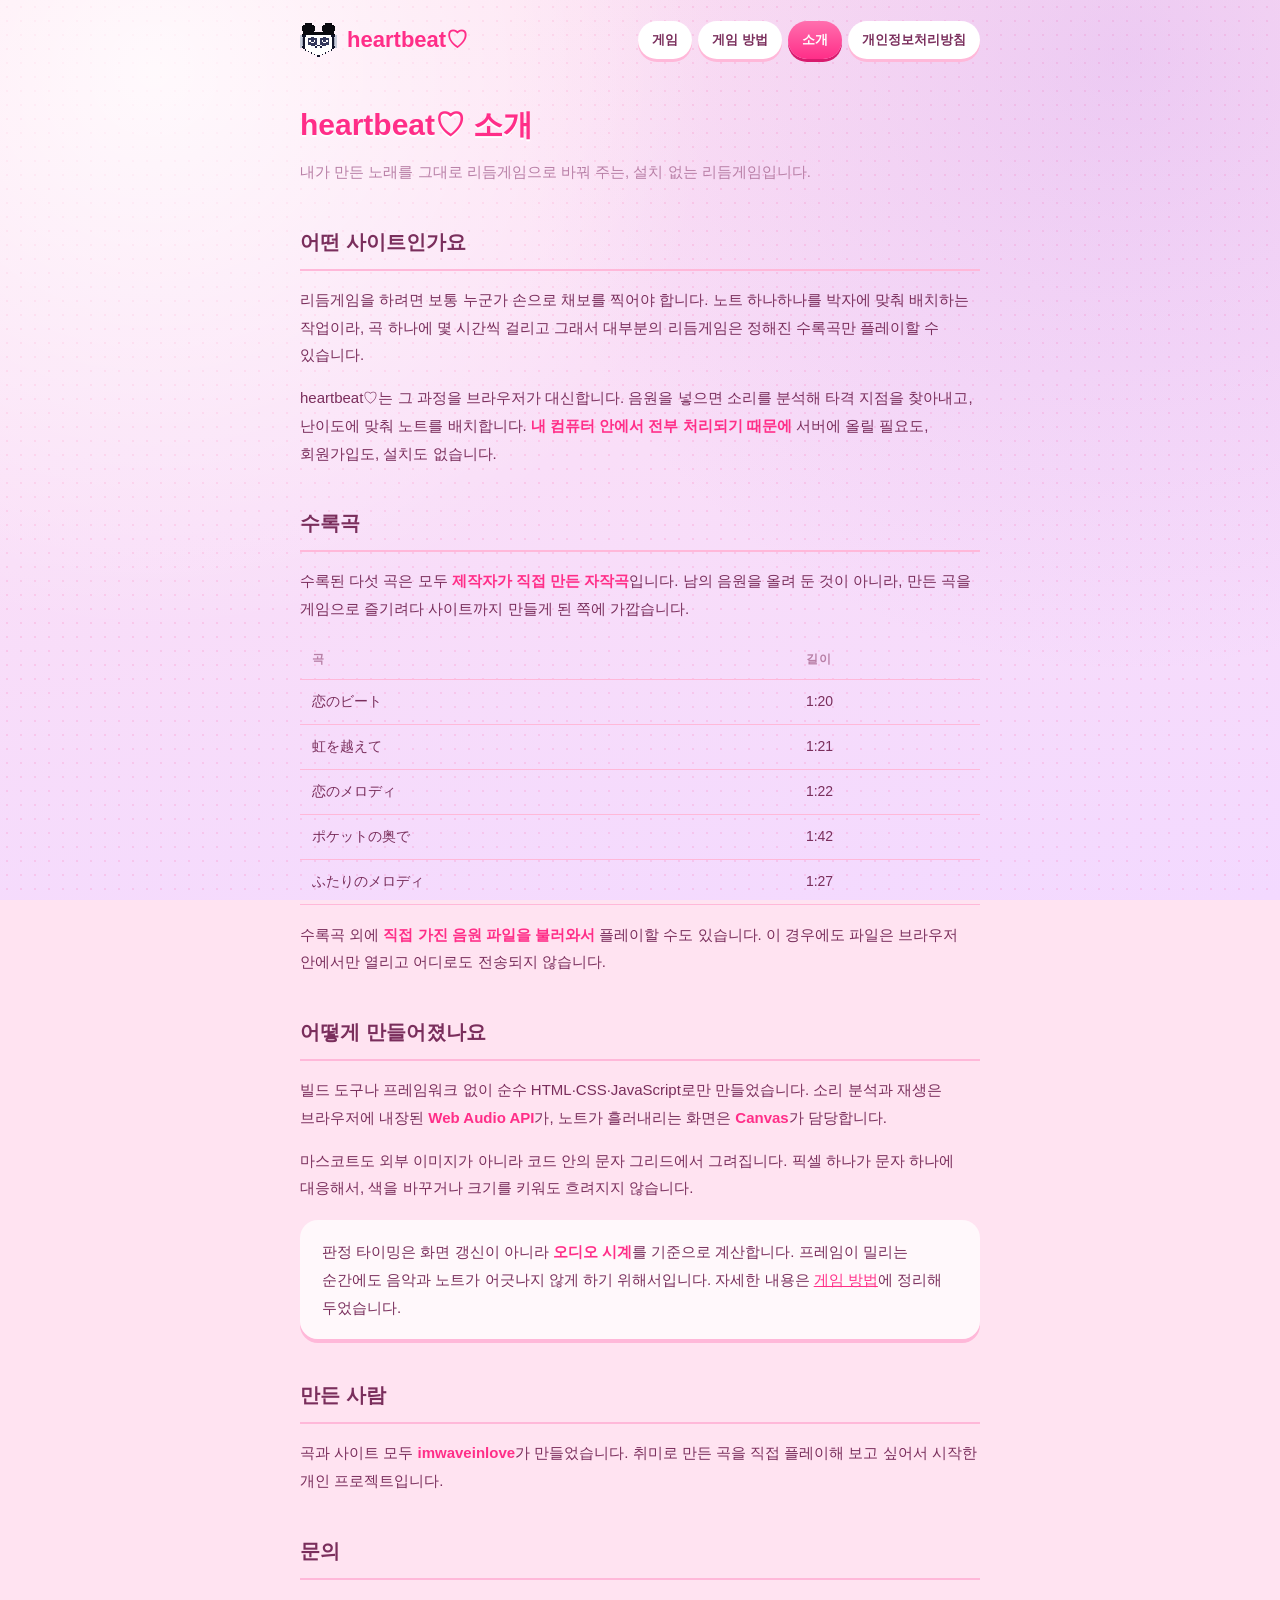
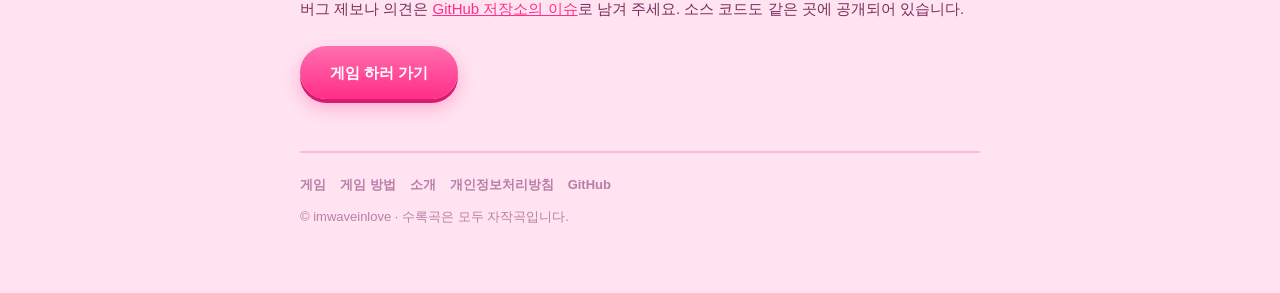
<file: about.html>
<!DOCTYPE html>
<html lang="ko">
<head>
<meta charset="UTF-8">
<meta name="viewport" content="width=device-width, initial-scale=1.0">
<title>소개 · heartbeat♡</title>
<meta name="description" content="heartbeat♡는 브라우저에서 음원을 분석해 리듬게임 채보를 자동으로 만들어 주는 리듬게임입니다. 수록곡은 모두 제작자의 자작곡입니다.">
<meta name="google-adsense-account" content="ca-pub-1647306421696648">
<link rel="icon" href="icon-32.png">
<link rel="stylesheet" href="css/page.css">
<script async src="https://pagead2.googlesyndication.com/pagead/js/adsbygoogle.js?client=ca-pub-1647306421696648"
crossorigin="anonymous"></script>
</head>
<body>
<div class="wrap">

  <header class="site-header">
    <a class="brand" href="index.html">
      <img src="panda-heart.png" alt=""> heartbeat♡
    </a>
    <nav class="nav">
      <a href="index.html">게임</a>
      <a href="guide.html">게임 방법</a>
      <a href="about.html" aria-current="page">소개</a>
      <a href="privacy.html">개인정보처리방침</a>
    </nav>
  </header>

  <main>
    <h1>heartbeat♡ 소개</h1>
    <p class="lede">내가 만든 노래를 그대로 리듬게임으로 바꿔 주는, 설치 없는 리듬게임입니다.</p>

    <h2>어떤 사이트인가요</h2>
    <p>
      리듬게임을 하려면 보통 누군가 손으로 채보를 찍어야 합니다. 노트 하나하나를 박자에 맞춰
      배치하는 작업이라, 곡 하나에 몇 시간씩 걸리고 그래서 대부분의 리듬게임은 정해진 수록곡만
      플레이할 수 있습니다.
    </p>
    <p>
      heartbeat♡는 그 과정을 브라우저가 대신합니다. 음원을 넣으면 소리를 분석해 타격 지점을
      찾아내고, 난이도에 맞춰 노트를 배치합니다. <strong>내 컴퓨터 안에서 전부 처리되기 때문에</strong>
      서버에 올릴 필요도, 회원가입도, 설치도 없습니다.
    </p>

    <h2>수록곡</h2>
    <p>
      수록된 다섯 곡은 모두 <strong>제작자가 직접 만든 자작곡</strong>입니다. 남의 음원을 올려 둔 것이
      아니라, 만든 곡을 게임으로 즐기려다 사이트까지 만들게 된 쪽에 가깝습니다.
    </p>
    <table>
      <thead><tr><th>곡</th><th>길이</th></tr></thead>
      <tbody>
        <tr><td>恋のビート</td><td>1:20</td></tr>
        <tr><td>虹を越えて</td><td>1:21</td></tr>
        <tr><td>恋のメロディ</td><td>1:22</td></tr>
        <tr><td>ポケットの奥で</td><td>1:42</td></tr>
        <tr><td>ふたりのメロディ</td><td>1:27</td></tr>
      </tbody>
    </table>
    <p>
      수록곡 외에 <strong>직접 가진 음원 파일을 불러와서</strong> 플레이할 수도 있습니다. 이 경우에도
      파일은 브라우저 안에서만 열리고 어디로도 전송되지 않습니다.
    </p>

    <h2>어떻게 만들어졌나요</h2>
    <p>
      빌드 도구나 프레임워크 없이 순수 HTML·CSS·JavaScript로만 만들었습니다. 소리 분석과 재생은
      브라우저에 내장된 <strong>Web Audio API</strong>가, 노트가 흘러내리는 화면은
      <strong>Canvas</strong>가 담당합니다.
    </p>
    <p>
      마스코트도 외부 이미지가 아니라 코드 안의 문자 그리드에서 그려집니다. 픽셀 하나가 문자 하나에
      대응해서, 색을 바꾸거나 크기를 키워도 흐려지지 않습니다.
    </p>
    <div class="card">
      <p>
        판정 타이밍은 화면 갱신이 아니라 <strong>오디오 시계</strong>를 기준으로 계산합니다. 프레임이
        밀리는 순간에도 음악과 노트가 어긋나지 않게 하기 위해서입니다. 자세한 내용은
        <a href="guide.html">게임 방법</a>에 정리해 두었습니다.
      </p>
    </div>

    <h2>만든 사람</h2>
    <p>
      곡과 사이트 모두 <strong>imwaveinlove</strong>가 만들었습니다. 취미로 만든 곡을 직접 플레이해
      보고 싶어서 시작한 개인 프로젝트입니다.
    </p>

    <h2>문의</h2>
    <p>
      버그 제보나 의견은 <a href="https://github.com/imwaveinlove/heartbeat-music/issues"
      target="_blank" rel="noopener">GitHub 저장소의 이슈</a>로 남겨 주세요. 소스 코드도 같은 곳에
      공개되어 있습니다.
    </p>

    <p><a class="cta" href="index.html">게임 하러 가기</a></p>
  </main>

  <footer class="site-footer">
    <div class="links">
      <a href="index.html">게임</a>
      <a href="guide.html">게임 방법</a>
      <a href="about.html">소개</a>
      <a href="privacy.html">개인정보처리방침</a>
      <a href="https://github.com/imwaveinlove/heartbeat-music" target="_blank" rel="noopener">GitHub</a>
    </div>
    <div>© imwaveinlove · 수록곡은 모두 자작곡입니다.</div>
  </footer>

</div>
</body>
</html>
</file>
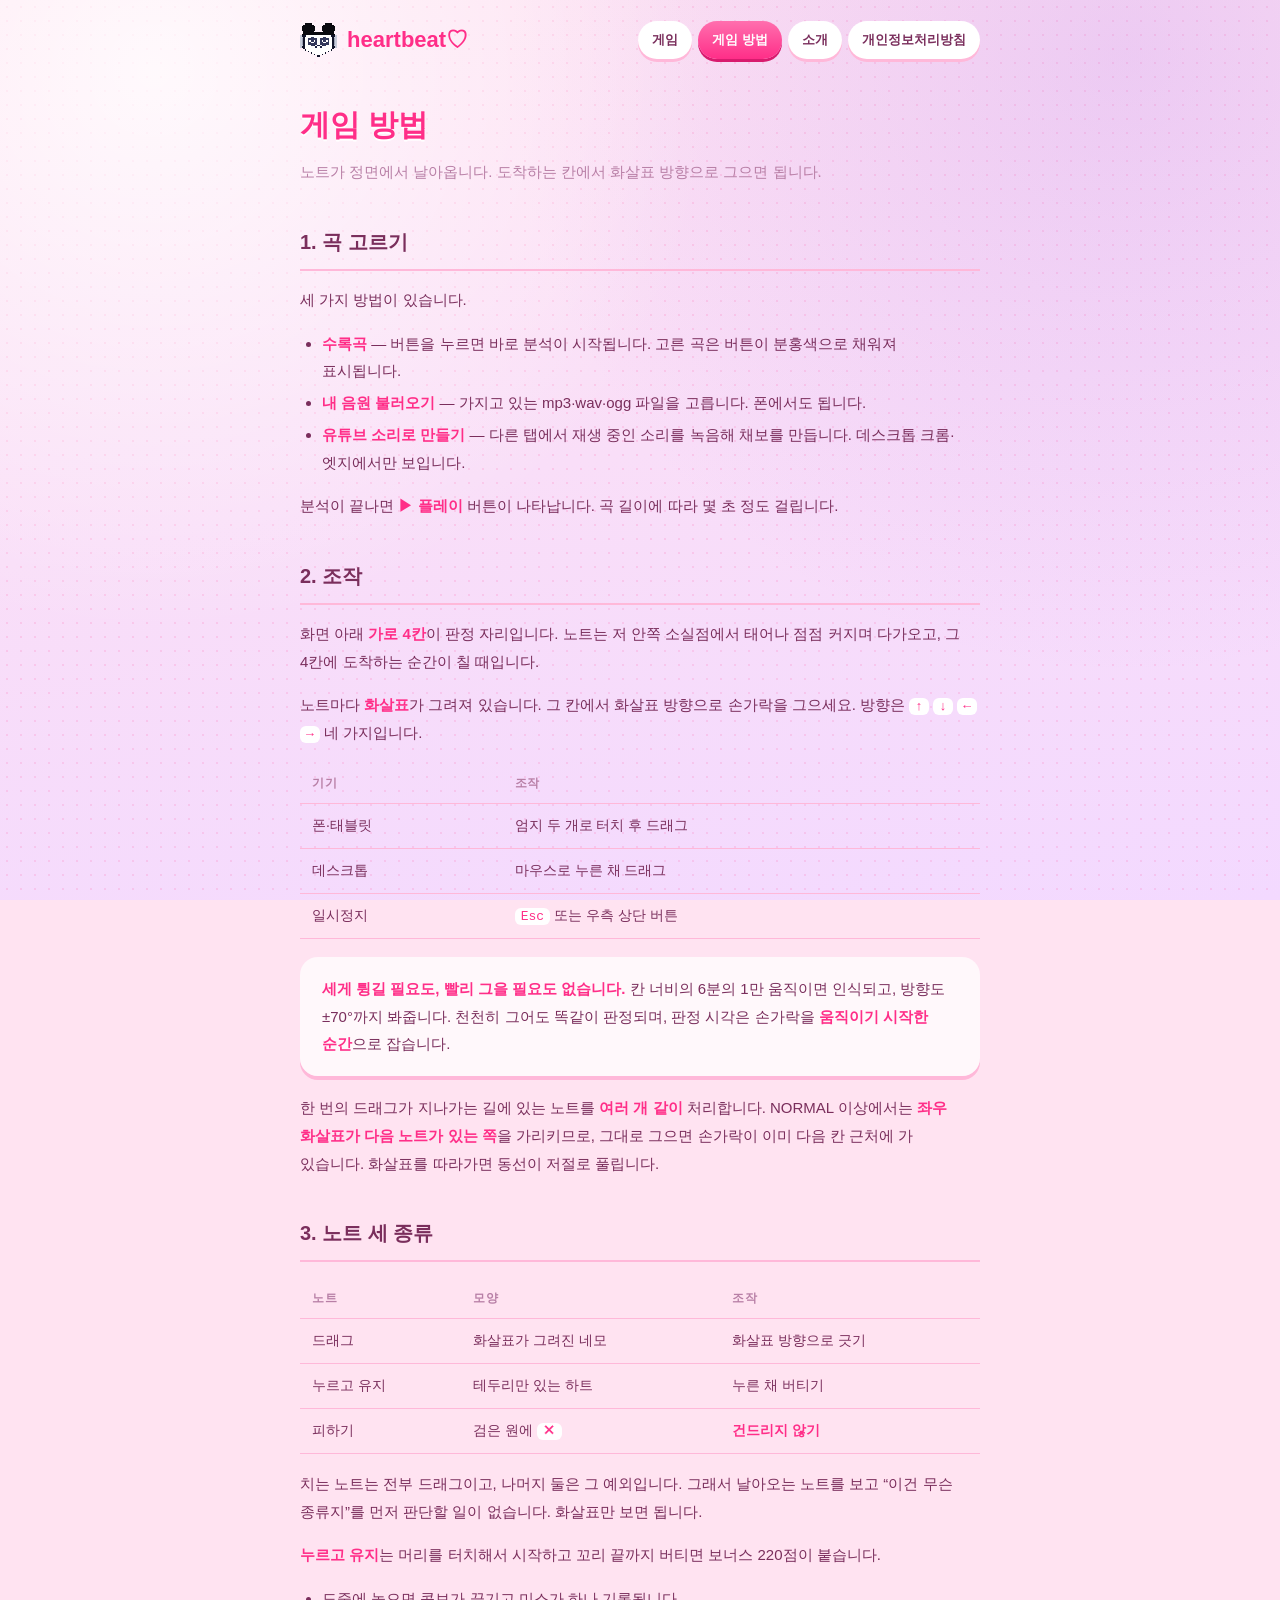
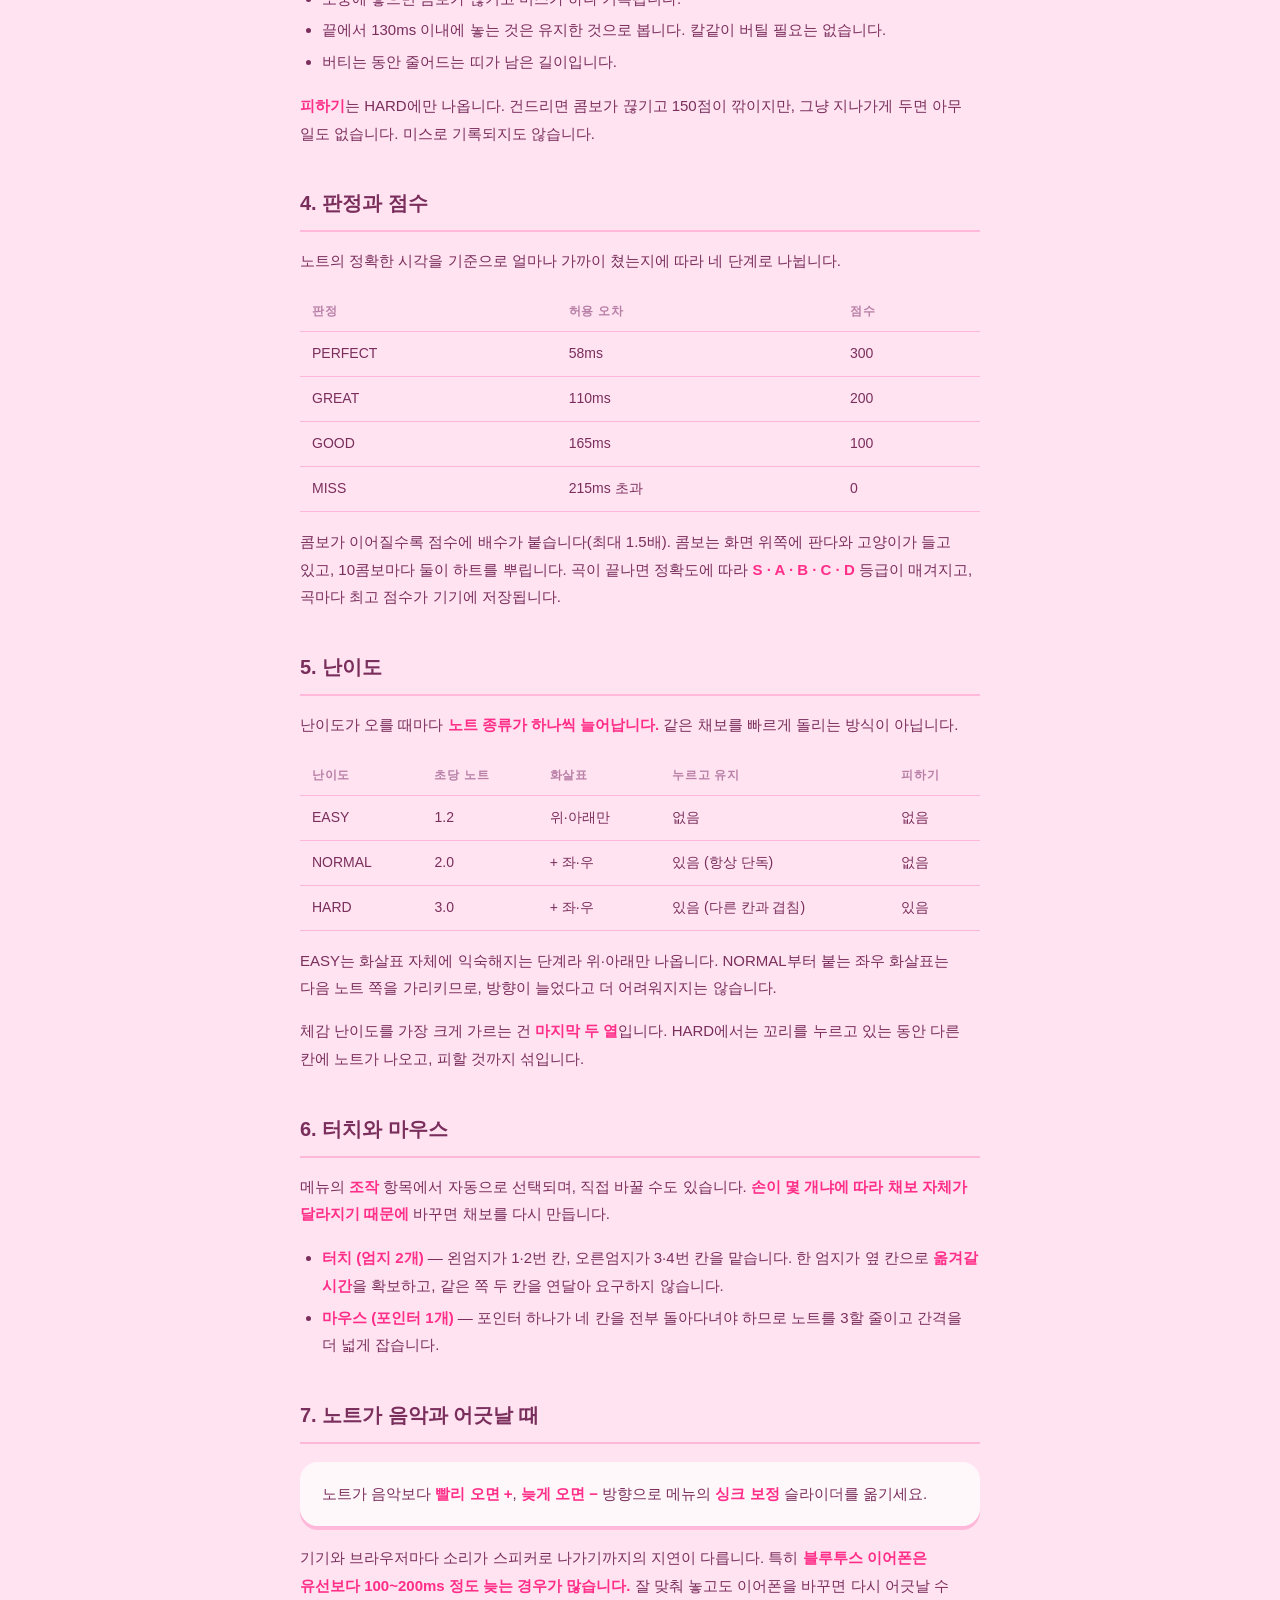
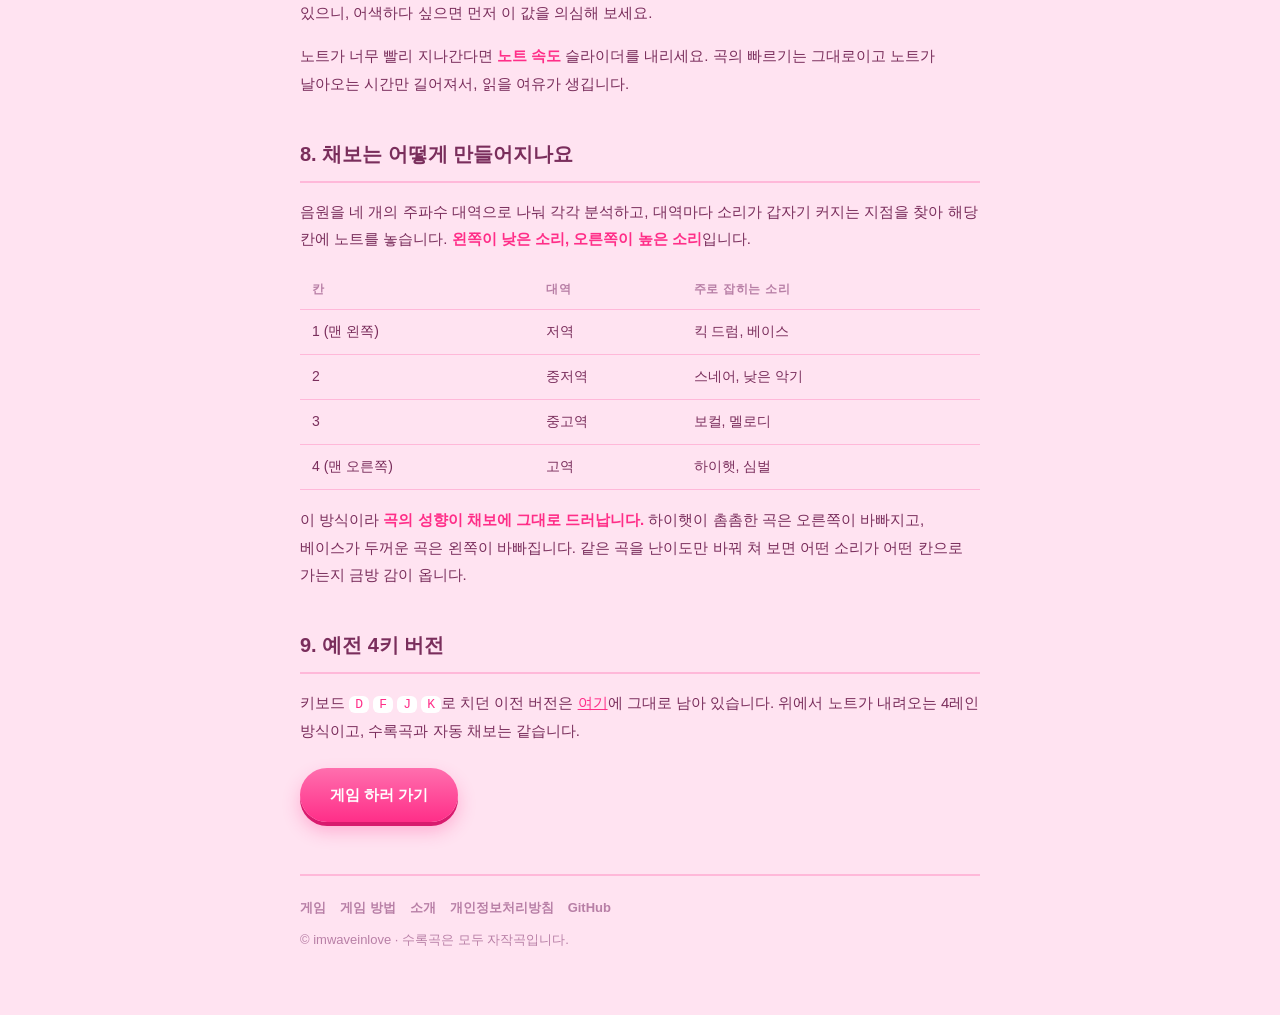
<file: guide.html>
<!DOCTYPE html>
<html lang="ko">
<head>
<meta charset="UTF-8">
<meta name="viewport" content="width=device-width, initial-scale=1.0">
<title>게임 방법 · heartbeat♡</title>
<meta name="description" content="heartbeat♡ 플레이 방법 — 화살표 방향으로 긋는 조작, 노트 세 종류, 판정 기준, 난이도, 터치·마우스 모드, 노트가 음악과 어긋날 때의 싱크 보정 방법을 정리했습니다.">
<meta name="google-adsense-account" content="ca-pub-1647306421696648">
<link rel="icon" href="icon-32.png">
<link rel="stylesheet" href="css/page.css">
<script async src="https://pagead2.googlesyndication.com/pagead/js/adsbygoogle.js?client=ca-pub-1647306421696648"
crossorigin="anonymous"></script>
</head>
<body>
<div class="wrap">

  <header class="site-header">
    <a class="brand" href="index.html">
      <img src="panda-heart.png" alt=""> heartbeat♡
    </a>
    <nav class="nav">
      <a href="index.html">게임</a>
      <a href="guide.html" aria-current="page">게임 방법</a>
      <a href="about.html">소개</a>
      <a href="privacy.html">개인정보처리방침</a>
    </nav>
  </header>

  <main>
    <h1>게임 방법</h1>
    <p class="lede">노트가 정면에서 날아옵니다. 도착하는 칸에서 화살표 방향으로 그으면 됩니다.</p>

    <h2>1. 곡 고르기</h2>
    <p>세 가지 방법이 있습니다.</p>
    <ul>
      <li><strong>수록곡</strong> — 버튼을 누르면 바로 분석이 시작됩니다. 고른 곡은 버튼이 분홍색으로 채워져 표시됩니다.</li>
      <li><strong>내 음원 불러오기</strong> — 가지고 있는 mp3·wav·ogg 파일을 고릅니다. 폰에서도 됩니다.</li>
      <li><strong>유튜브 소리로 만들기</strong> — 다른 탭에서 재생 중인 소리를 녹음해 채보를 만듭니다. 데스크톱 크롬·엣지에서만 보입니다.</li>
    </ul>
    <p>
      분석이 끝나면 <strong>▶ 플레이</strong> 버튼이 나타납니다. 곡 길이에 따라 몇 초 정도 걸립니다.
    </p>

    <h2>2. 조작</h2>
    <p>
      화면 아래 <strong>가로 4칸</strong>이 판정 자리입니다. 노트는 저 안쪽 소실점에서 태어나
      점점 커지며 다가오고, 그 4칸에 도착하는 순간이 칠 때입니다.
    </p>
    <p>
      노트마다 <strong>화살표</strong>가 그려져 있습니다. 그 칸에서 화살표 방향으로 손가락을
      그으세요. 방향은 <code>↑</code> <code>↓</code> <code>←</code> <code>→</code> 네 가지입니다.
    </p>
    <table>
      <thead><tr><th>기기</th><th>조작</th></tr></thead>
      <tbody>
        <tr><td>폰·태블릿</td><td>엄지 두 개로 터치 후 드래그</td></tr>
        <tr><td>데스크톱</td><td>마우스로 누른 채 드래그</td></tr>
        <tr><td>일시정지</td><td><code>Esc</code> 또는 우측 상단 버튼</td></tr>
      </tbody>
    </table>
    <div class="card">
      <p>
        <strong>세게 튕길 필요도, 빨리 그을 필요도 없습니다.</strong> 칸 너비의 6분의 1만 움직이면
        인식되고, 방향도 ±70°까지 봐줍니다. 천천히 그어도 똑같이 판정되며, 판정 시각은 손가락을
        <strong>움직이기 시작한 순간</strong>으로 잡습니다.
      </p>
    </div>
    <p>
      한 번의 드래그가 지나가는 길에 있는 노트를 <strong>여러 개 같이</strong> 처리합니다.
      NORMAL 이상에서는 <strong>좌우 화살표가 다음 노트가 있는 쪽</strong>을 가리키므로, 그대로
      그으면 손가락이 이미 다음 칸 근처에 가 있습니다. 화살표를 따라가면 동선이 저절로 풀립니다.
    </p>

    <h2>3. 노트 세 종류</h2>
    <table>
      <thead><tr><th>노트</th><th>모양</th><th>조작</th></tr></thead>
      <tbody>
        <tr><td>드래그</td><td>화살표가 그려진 네모</td><td>화살표 방향으로 긋기</td></tr>
        <tr><td>누르고 유지</td><td>테두리만 있는 하트</td><td>누른 채 버티기</td></tr>
        <tr><td>피하기</td><td>검은 원에 <code>✕</code></td><td><strong>건드리지 않기</strong></td></tr>
      </tbody>
    </table>
    <p>
      치는 노트는 전부 드래그이고, 나머지 둘은 그 예외입니다. 그래서 날아오는 노트를 보고
      &ldquo;이건 무슨 종류지&rdquo;를 먼저 판단할 일이 없습니다. 화살표만 보면 됩니다.
    </p>
    <p><strong>누르고 유지</strong>는 머리를 터치해서 시작하고 꼬리 끝까지 버티면 보너스 220점이 붙습니다.</p>
    <ul>
      <li>도중에 놓으면 콤보가 끊기고 미스가 하나 기록됩니다.</li>
      <li>끝에서 130ms 이내에 놓는 것은 유지한 것으로 봅니다. 칼같이 버틸 필요는 없습니다.</li>
      <li>버티는 동안 줄어드는 띠가 남은 길이입니다.</li>
    </ul>
    <p>
      <strong>피하기</strong>는 HARD에만 나옵니다. 건드리면 콤보가 끊기고 150점이 깎이지만,
      그냥 지나가게 두면 아무 일도 없습니다. 미스로 기록되지도 않습니다.
    </p>

    <h2>4. 판정과 점수</h2>
    <p>노트의 정확한 시각을 기준으로 얼마나 가까이 쳤는지에 따라 네 단계로 나뉩니다.</p>
    <table>
      <thead><tr><th>판정</th><th>허용 오차</th><th>점수</th></tr></thead>
      <tbody>
        <tr><td>PERFECT</td><td>58ms</td><td>300</td></tr>
        <tr><td>GREAT</td><td>110ms</td><td>200</td></tr>
        <tr><td>GOOD</td><td>165ms</td><td>100</td></tr>
        <tr><td>MISS</td><td>215ms 초과</td><td>0</td></tr>
      </tbody>
    </table>
    <p>
      콤보가 이어질수록 점수에 배수가 붙습니다(최대 1.5배). 콤보는 화면 위쪽에 판다와 고양이가
      들고 있고, 10콤보마다 둘이 하트를 뿌립니다. 곡이 끝나면 정확도에 따라
      <strong>S · A · B · C · D</strong> 등급이 매겨지고, 곡마다 최고 점수가 기기에 저장됩니다.
    </p>

    <h2>5. 난이도</h2>
    <p>난이도가 오를 때마다 <strong>노트 종류가 하나씩 늘어납니다.</strong> 같은 채보를 빠르게 돌리는 방식이 아닙니다.</p>
    <table>
      <thead><tr><th>난이도</th><th>초당 노트</th><th>화살표</th><th>누르고 유지</th><th>피하기</th></tr></thead>
      <tbody>
        <tr><td>EASY</td><td>1.2</td><td>위·아래만</td><td>없음</td><td>없음</td></tr>
        <tr><td>NORMAL</td><td>2.0</td><td>+ 좌·우</td><td>있음 (항상 단독)</td><td>없음</td></tr>
        <tr><td>HARD</td><td>3.0</td><td>+ 좌·우</td><td>있음 (다른 칸과 겹침)</td><td>있음</td></tr>
      </tbody>
    </table>
    <p>
      EASY는 화살표 자체에 익숙해지는 단계라 위·아래만 나옵니다. NORMAL부터 붙는 좌우 화살표는
      다음 노트 쪽을 가리키므로, 방향이 늘었다고 더 어려워지지는 않습니다.
    </p>
    <p>
      체감 난이도를 가장 크게 가르는 건 <strong>마지막 두 열</strong>입니다. HARD에서는 꼬리를
      누르고 있는 동안 다른 칸에 노트가 나오고, 피할 것까지 섞입니다.
    </p>

    <h2>6. 터치와 마우스</h2>
    <p>
      메뉴의 <strong>조작</strong> 항목에서 자동으로 선택되며, 직접 바꿀 수도 있습니다.
      <strong>손이 몇 개냐에 따라 채보 자체가 달라지기 때문에</strong> 바꾸면 채보를 다시 만듭니다.
    </p>
    <ul>
      <li><strong>터치 (엄지 2개)</strong> — 왼엄지가 1·2번 칸, 오른엄지가 3·4번 칸을 맡습니다. 한 엄지가 옆 칸으로 <strong>옮겨갈 시간</strong>을 확보하고, 같은 쪽 두 칸을 연달아 요구하지 않습니다.</li>
      <li><strong>마우스 (포인터 1개)</strong> — 포인터 하나가 네 칸을 전부 돌아다녀야 하므로 노트를 3할 줄이고 간격을 더 넓게 잡습니다.</li>
    </ul>

    <h2>7. 노트가 음악과 어긋날 때</h2>
    <div class="card">
      <p>
        노트가 음악보다 <strong>빨리 오면 +</strong>, <strong>늦게 오면 −</strong> 방향으로 메뉴의
        <strong>싱크 보정</strong> 슬라이더를 옮기세요.
      </p>
    </div>
    <p>
      기기와 브라우저마다 소리가 스피커로 나가기까지의 지연이 다릅니다. 특히 <strong>블루투스
      이어폰은 유선보다 100~200ms 정도 늦는 경우가 많습니다.</strong> 잘 맞춰 놓고도 이어폰을 바꾸면
      다시 어긋날 수 있으니, 어색하다 싶으면 먼저 이 값을 의심해 보세요.
    </p>
    <p>
      노트가 너무 빨리 지나간다면 <strong>노트 속도</strong> 슬라이더를 내리세요. 곡의 빠르기는
      그대로이고 노트가 날아오는 시간만 길어져서, 읽을 여유가 생깁니다.
    </p>

    <h2>8. 채보는 어떻게 만들어지나요</h2>
    <p>
      음원을 네 개의 주파수 대역으로 나눠 각각 분석하고, 대역마다 소리가 갑자기 커지는 지점을 찾아
      해당 칸에 노트를 놓습니다. <strong>왼쪽이 낮은 소리, 오른쪽이 높은 소리</strong>입니다.
    </p>
    <table>
      <thead><tr><th>칸</th><th>대역</th><th>주로 잡히는 소리</th></tr></thead>
      <tbody>
        <tr><td>1 (맨 왼쪽)</td><td>저역</td><td>킥 드럼, 베이스</td></tr>
        <tr><td>2</td><td>중저역</td><td>스네어, 낮은 악기</td></tr>
        <tr><td>3</td><td>중고역</td><td>보컬, 멜로디</td></tr>
        <tr><td>4 (맨 오른쪽)</td><td>고역</td><td>하이햇, 심벌</td></tr>
      </tbody>
    </table>
    <p>
      이 방식이라 <strong>곡의 성향이 채보에 그대로 드러납니다.</strong> 하이햇이 촘촘한 곡은 오른쪽이
      바빠지고, 베이스가 두꺼운 곡은 왼쪽이 바빠집니다. 같은 곡을 난이도만 바꿔 쳐 보면 어떤 소리가
      어떤 칸으로 가는지 금방 감이 옵니다.
    </p>

    <h2>9. 예전 4키 버전</h2>
    <p>
      키보드 <code>D</code> <code>F</code> <code>J</code> <code>K</code>로 치던 이전 버전은
      <a href="v1/">여기</a>에 그대로 남아 있습니다. 위에서 노트가 내려오는 4레인 방식이고,
      수록곡과 자동 채보는 같습니다.
    </p>

    <p><a class="cta" href="index.html">게임 하러 가기</a></p>
  </main>

  <footer class="site-footer">
    <div class="links">
      <a href="index.html">게임</a>
      <a href="guide.html">게임 방법</a>
      <a href="about.html">소개</a>
      <a href="privacy.html">개인정보처리방침</a>
      <a href="https://github.com/imwaveinlove/heartbeat-music" target="_blank" rel="noopener">GitHub</a>
    </div>
    <div>© imwaveinlove · 수록곡은 모두 자작곡입니다.</div>
  </footer>

</div>
</body>
</html>
</file>
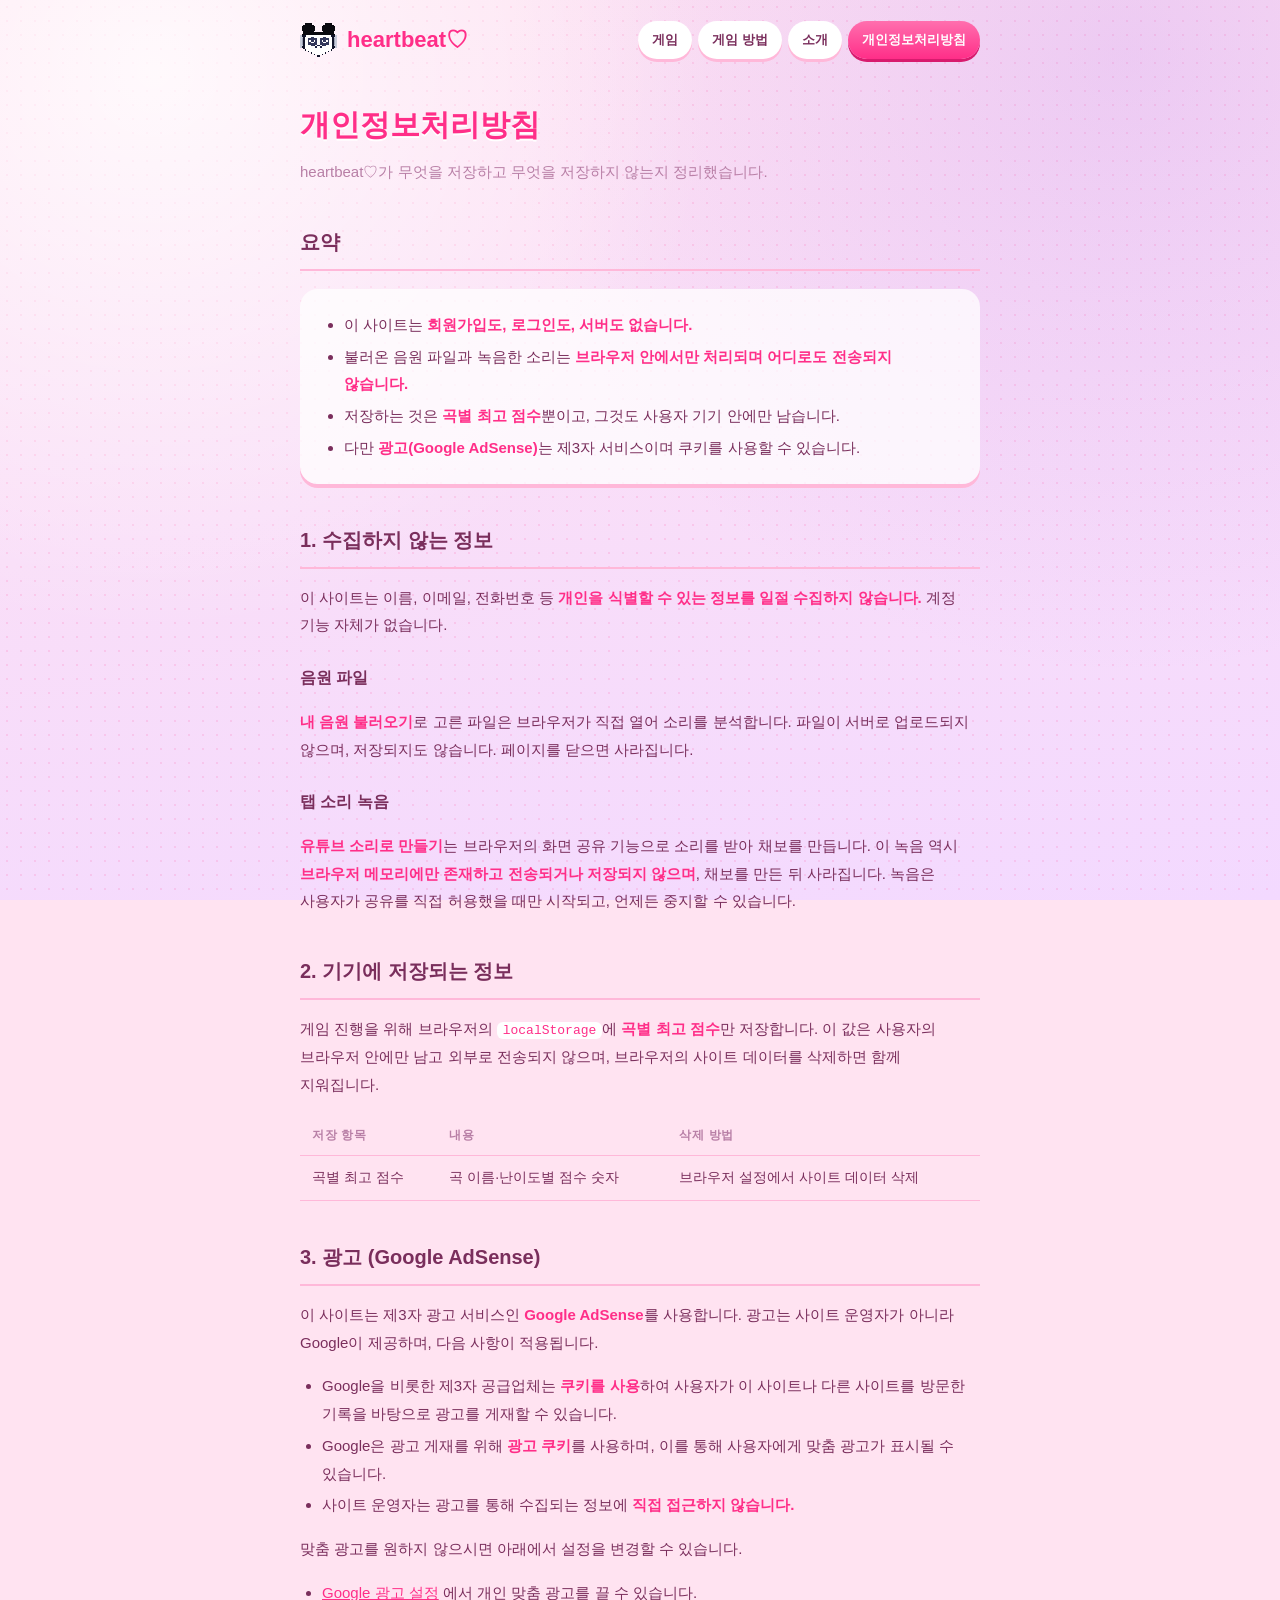
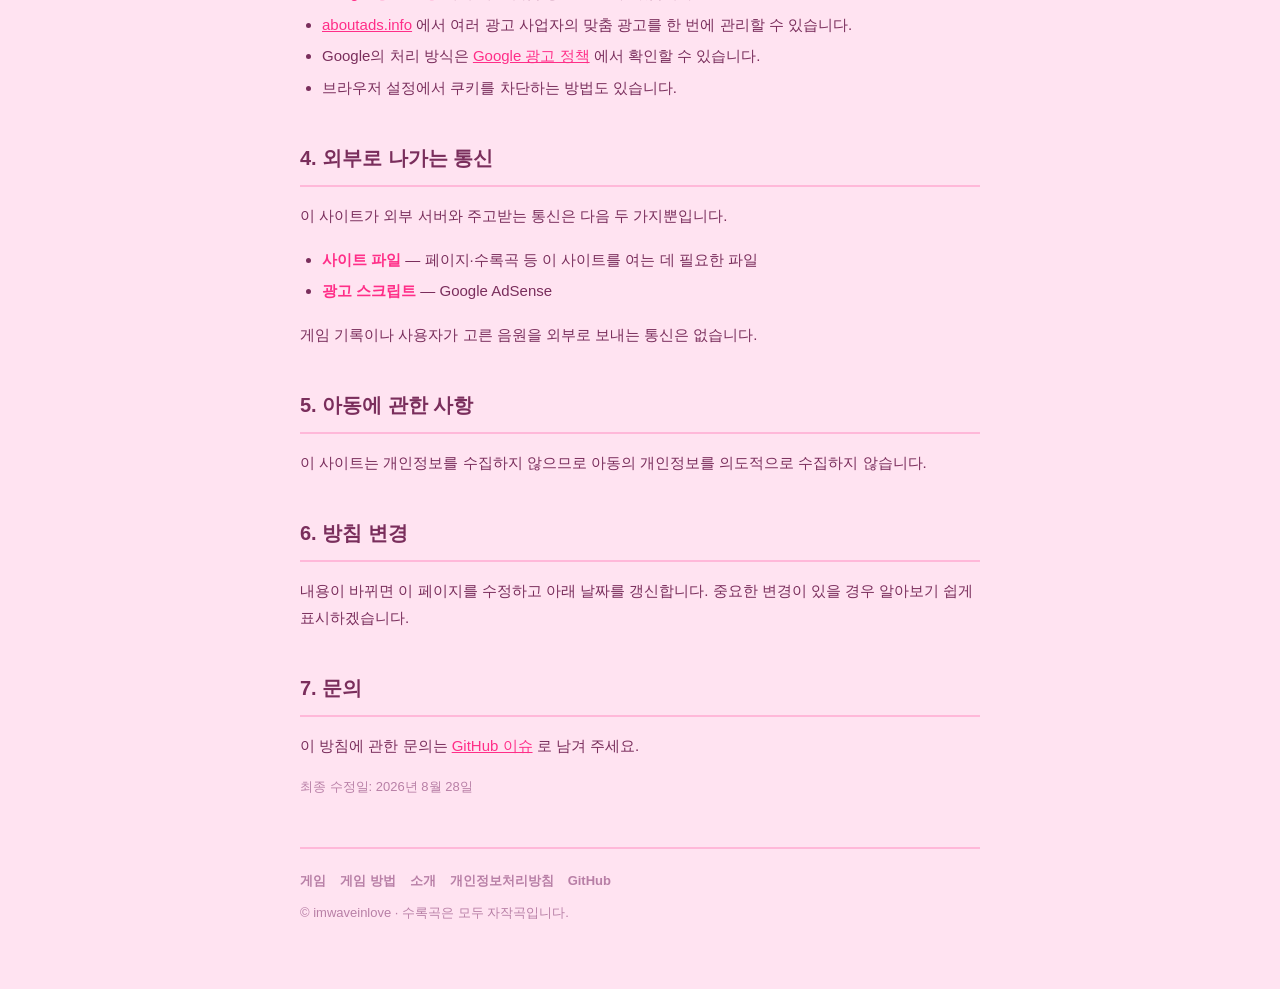
<file: privacy.html>
<!DOCTYPE html>
<html lang="ko">
<head>
<meta charset="UTF-8">
<meta name="viewport" content="width=device-width, initial-scale=1.0">
<title>개인정보처리방침 · heartbeat♡</title>
<meta name="description" content="heartbeat♡의 개인정보처리방침. 음원 파일과 녹음은 브라우저 안에서만 처리되며 서버로 전송되지 않습니다. 광고 쿠키에 관한 안내를 포함합니다.">
<meta name="google-adsense-account" content="ca-pub-1647306421696648">
<link rel="icon" href="icon-32.png">
<link rel="stylesheet" href="css/page.css">
<script async src="https://pagead2.googlesyndication.com/pagead/js/adsbygoogle.js?client=ca-pub-1647306421696648"
crossorigin="anonymous"></script>
</head>
<body>
<div class="wrap">

  <header class="site-header">
    <a class="brand" href="index.html">
      <img src="panda-heart.png" alt=""> heartbeat♡
    </a>
    <nav class="nav">
      <a href="index.html">게임</a>
      <a href="guide.html">게임 방법</a>
      <a href="about.html">소개</a>
      <a href="privacy.html" aria-current="page">개인정보처리방침</a>
    </nav>
  </header>

  <main>
    <h1>개인정보처리방침</h1>
    <p class="lede">heartbeat♡가 무엇을 저장하고 무엇을 저장하지 않는지 정리했습니다.</p>

    <h2>요약</h2>
    <div class="card">
      <ul>
        <li>이 사이트는 <strong>회원가입도, 로그인도, 서버도 없습니다.</strong></li>
        <li>불러온 음원 파일과 녹음한 소리는 <strong>브라우저 안에서만 처리되며 어디로도 전송되지 않습니다.</strong></li>
        <li>저장하는 것은 <strong>곡별 최고 점수</strong>뿐이고, 그것도 사용자 기기 안에만 남습니다.</li>
        <li>다만 <strong>광고(Google AdSense)</strong>는 제3자 서비스이며 쿠키를 사용할 수 있습니다.</li>
      </ul>
    </div>

    <h2>1. 수집하지 않는 정보</h2>
    <p>
      이 사이트는 이름, 이메일, 전화번호 등 <strong>개인을 식별할 수 있는 정보를 일절 수집하지
      않습니다.</strong> 계정 기능 자체가 없습니다.
    </p>

    <h3>음원 파일</h3>
    <p>
      <strong>내 음원 불러오기</strong>로 고른 파일은 브라우저가 직접 열어 소리를 분석합니다. 파일이
      서버로 업로드되지 않으며, 저장되지도 않습니다. 페이지를 닫으면 사라집니다.
    </p>

    <h3>탭 소리 녹음</h3>
    <p>
      <strong>유튜브 소리로 만들기</strong>는 브라우저의 화면 공유 기능으로 소리를 받아 채보를
      만듭니다. 이 녹음 역시 <strong>브라우저 메모리에만 존재하고 전송되거나 저장되지 않으며</strong>,
      채보를 만든 뒤 사라집니다. 녹음은 사용자가 공유를 직접 허용했을 때만 시작되고, 언제든
      중지할 수 있습니다.
    </p>

    <h2>2. 기기에 저장되는 정보</h2>
    <p>
      게임 진행을 위해 브라우저의 <code>localStorage</code>에 <strong>곡별 최고 점수</strong>만
      저장합니다. 이 값은 사용자의 브라우저 안에만 남고 외부로 전송되지 않으며, 브라우저의
      사이트 데이터를 삭제하면 함께 지워집니다.
    </p>
    <table>
      <thead><tr><th>저장 항목</th><th>내용</th><th>삭제 방법</th></tr></thead>
      <tbody>
        <tr>
          <td>곡별 최고 점수</td>
          <td>곡 이름·난이도별 점수 숫자</td>
          <td>브라우저 설정에서 사이트 데이터 삭제</td>
        </tr>
      </tbody>
    </table>

    <h2>3. 광고 (Google AdSense)</h2>
    <p>
      이 사이트는 제3자 광고 서비스인 <strong>Google AdSense</strong>를 사용합니다. 광고는 사이트
      운영자가 아니라 Google이 제공하며, 다음 사항이 적용됩니다.
    </p>
    <ul>
      <li>
        Google을 비롯한 제3자 공급업체는 <strong>쿠키를 사용</strong>하여 사용자가 이 사이트나 다른
        사이트를 방문한 기록을 바탕으로 광고를 게재할 수 있습니다.
      </li>
      <li>
        Google은 광고 게재를 위해 <strong>광고 쿠키</strong>를 사용하며, 이를 통해 사용자에게 맞춤
        광고가 표시될 수 있습니다.
      </li>
      <li>
        사이트 운영자는 광고를 통해 수집되는 정보에 <strong>직접 접근하지 않습니다.</strong>
      </li>
    </ul>
    <p>
      맞춤 광고를 원하지 않으시면 아래에서 설정을 변경할 수 있습니다.
    </p>
    <ul>
      <li>
        <a href="https://myadcenter.google.com/" target="_blank" rel="noopener">Google 광고 설정</a>
        에서 개인 맞춤 광고를 끌 수 있습니다.
      </li>
      <li>
        <a href="https://www.aboutads.info/choices/" target="_blank" rel="noopener">aboutads.info</a>
        에서 여러 광고 사업자의 맞춤 광고를 한 번에 관리할 수 있습니다.
      </li>
      <li>
        Google의 처리 방식은
        <a href="https://policies.google.com/technologies/ads" target="_blank" rel="noopener">Google 광고 정책</a>
        에서 확인할 수 있습니다.
      </li>
      <li>브라우저 설정에서 쿠키를 차단하는 방법도 있습니다.</li>
    </ul>

    <h2>4. 외부로 나가는 통신</h2>
    <p>이 사이트가 외부 서버와 주고받는 통신은 다음 두 가지뿐입니다.</p>
    <ul>
      <li><strong>사이트 파일</strong> — 페이지·수록곡 등 이 사이트를 여는 데 필요한 파일</li>
      <li><strong>광고 스크립트</strong> — Google AdSense</li>
    </ul>
    <p>
      게임 기록이나 사용자가 고른 음원을 외부로 보내는 통신은 없습니다.
    </p>

    <h2>5. 아동에 관한 사항</h2>
    <p>
      이 사이트는 개인정보를 수집하지 않으므로 아동의 개인정보를 의도적으로 수집하지 않습니다.
    </p>

    <h2>6. 방침 변경</h2>
    <p>
      내용이 바뀌면 이 페이지를 수정하고 아래 날짜를 갱신합니다. 중요한 변경이 있을 경우
      알아보기 쉽게 표시하겠습니다.
    </p>

    <h2>7. 문의</h2>
    <p>
      이 방침에 관한 문의는
      <a href="https://github.com/imwaveinlove/heartbeat-music/issues" target="_blank" rel="noopener">GitHub 이슈</a>
      로 남겨 주세요.
    </p>

    <p class="updated">최종 수정일: 2026년 8월 28일</p>
  </main>

  <footer class="site-footer">
    <div class="links">
      <a href="index.html">게임</a>
      <a href="guide.html">게임 방법</a>
      <a href="about.html">소개</a>
      <a href="privacy.html">개인정보처리방침</a>
      <a href="https://github.com/imwaveinlove/heartbeat-music" target="_blank" rel="noopener">GitHub</a>
    </div>
    <div>© imwaveinlove · 수록곡은 모두 자작곡입니다.</div>
  </footer>

</div>
</body>
</html>
</file>
<file: css/page.css>
/* page.css — the reading pages (소개 / 가이드 / 개인정보처리방침).
 *
 * The game runs full-screen with a fixed body and no scrolling; these pages are
 * ordinary documents, so they need their own base rather than style.css's.
 * Colour tokens are duplicated here so a page still renders correctly if it is
 * opened on its own.
 */
:root {
  --bg: #ffe3f1;
  --bg2: #f3d9ff;
  --ink: #7a2e5c;
  --dim: #b87fa6;
  --line: #ffb8d9;
  --pink: #ff2e88;
  --pink-soft: #ff9cc9;
}

* { box-sizing: border-box; }

html { -webkit-text-size-adjust: 100%; }

body {
  margin: 0;
  color: var(--ink);
  font-family: -apple-system, BlinkMacSystemFont, "Segoe UI", Pretendard, "Malgun Gothic", sans-serif;
  line-height: 1.85;
  background-color: var(--bg);
  background-image:
    radial-gradient(circle at 12% 8%, rgba(255,255,255,.8), transparent 40%),
    radial-gradient(circle at 88% 6%, rgba(181,123,238,.22), transparent 44%),
    radial-gradient(circle, rgba(255,46,136,.13) 1.4px, transparent 1.5px),
    linear-gradient(170deg, var(--bg), var(--bg2));
  background-size: auto, auto, 14px 14px, auto;
  background-attachment: fixed;
}

/* ---------- Shell ---------- */
.wrap { max-width: 720px; margin: 0 auto; padding: 0 20px 64px; }

.site-header {
  display: flex; align-items: center; justify-content: space-between;
  gap: 16px; flex-wrap: wrap;
  padding: 20px 0 14px;
}
.brand {
  display: flex; align-items: center; gap: 10px;
  font-size: 22px; font-weight: 800; color: var(--pink);
  text-decoration: none;
}
.brand img { height: 34px; width: auto; display: block; image-rendering: pixelated; }

/* ---------- Navigation ---------- */
.nav { display: flex; gap: 6px; flex-wrap: wrap; }
.nav a {
  color: var(--ink); text-decoration: none;
  font-size: 13px; font-weight: 700;
  padding: 7px 14px; border-radius: 999px;
  background: #fff; box-shadow: 0 3px 0 var(--line);
}
.nav a:hover { color: var(--pink); }
.nav a[aria-current="page"] {
  color: #fff; background: linear-gradient(180deg, #ff6fae, var(--pink));
  box-shadow: 0 3px 0 #d81b6e;
}

/* ---------- Text ---------- */
main { word-break: keep-all; }        /* Korean breaks mid-phrase without this */

h1 {
  font-size: 30px; font-weight: 800; margin: 22px 0 6px;
  color: var(--pink);
  text-shadow: 0 2px 0 #fff;
}
.lede { color: var(--dim); font-size: 15px; margin: 0 0 28px; }

h2 {
  font-size: 20px; font-weight: 800; margin: 38px 0 10px;
  padding-bottom: 8px; border-bottom: 2px solid var(--line);
}
h3 { font-size: 16px; font-weight: 800; margin: 24px 0 6px; }

p, li { font-size: 15px; }
ul, ol { padding-left: 22px; }
li { margin: 4px 0; }
strong { color: var(--pink); }
a { color: var(--pink); }

.card {
  background: rgba(255,255,255,.75);
  border-radius: 18px; padding: 18px 22px; margin: 18px 0;
  box-shadow: 0 4px 0 var(--line);
}
.card p:first-child, .card ul:first-child { margin-top: 0; }
.card p:last-child, .card ul:last-child { margin-bottom: 0; }

table { width: 100%; border-collapse: collapse; margin: 16px 0; font-size: 14px; }
th, td { padding: 9px 12px; text-align: left; border-bottom: 1px solid var(--line); }
th { color: var(--dim); font-size: 12px; letter-spacing: .06em; }

code {
  background: #fff; border-radius: 6px; padding: 1px 6px;
  font-size: 13px; color: var(--pink);
}

.cta {
  display: inline-block; margin: 8px 0 4px;
  padding: 13px 30px; border-radius: 999px;
  font-size: 15px; font-weight: 800; text-decoration: none;
  color: #fff; background: linear-gradient(180deg, #ff6fae, var(--pink));
  box-shadow: 0 4px 0 #d81b6e, 0 9px 18px rgba(255,46,136,.3);
}

.updated { color: var(--dim); font-size: 13px; }

/* ---------- Footer ---------- */
.site-footer {
  margin-top: 48px; padding-top: 20px;
  border-top: 2px solid var(--line);
  color: var(--dim); font-size: 13px;
}
.site-footer a { color: var(--dim); text-decoration: none; font-weight: 700; }
.site-footer a:hover { color: var(--pink); }
.site-footer .links { display: flex; gap: 14px; flex-wrap: wrap; margin-bottom: 8px; }

@media (max-width: 480px) {
  h1 { font-size: 24px; }
  h2 { font-size: 18px; }
  p, li { font-size: 14px; }
  .wrap { padding: 0 16px 48px; }
}
</file>
